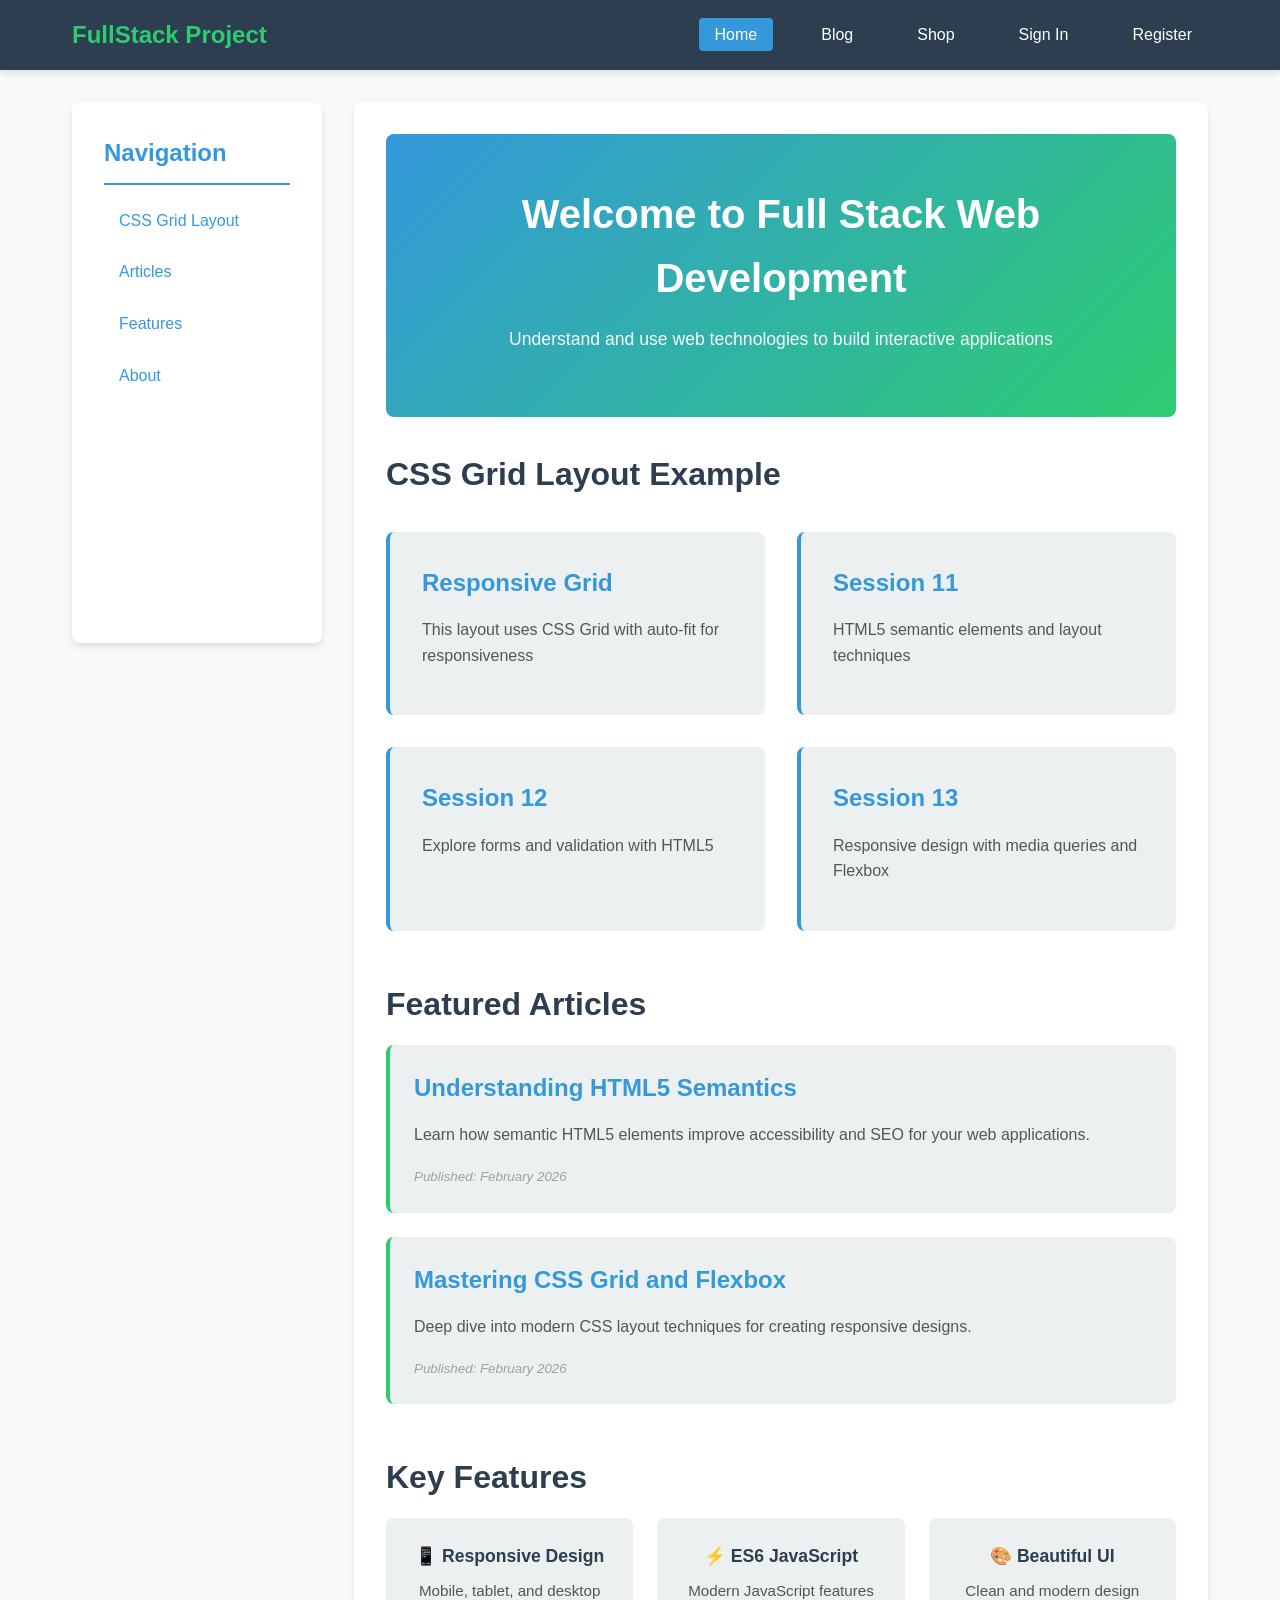
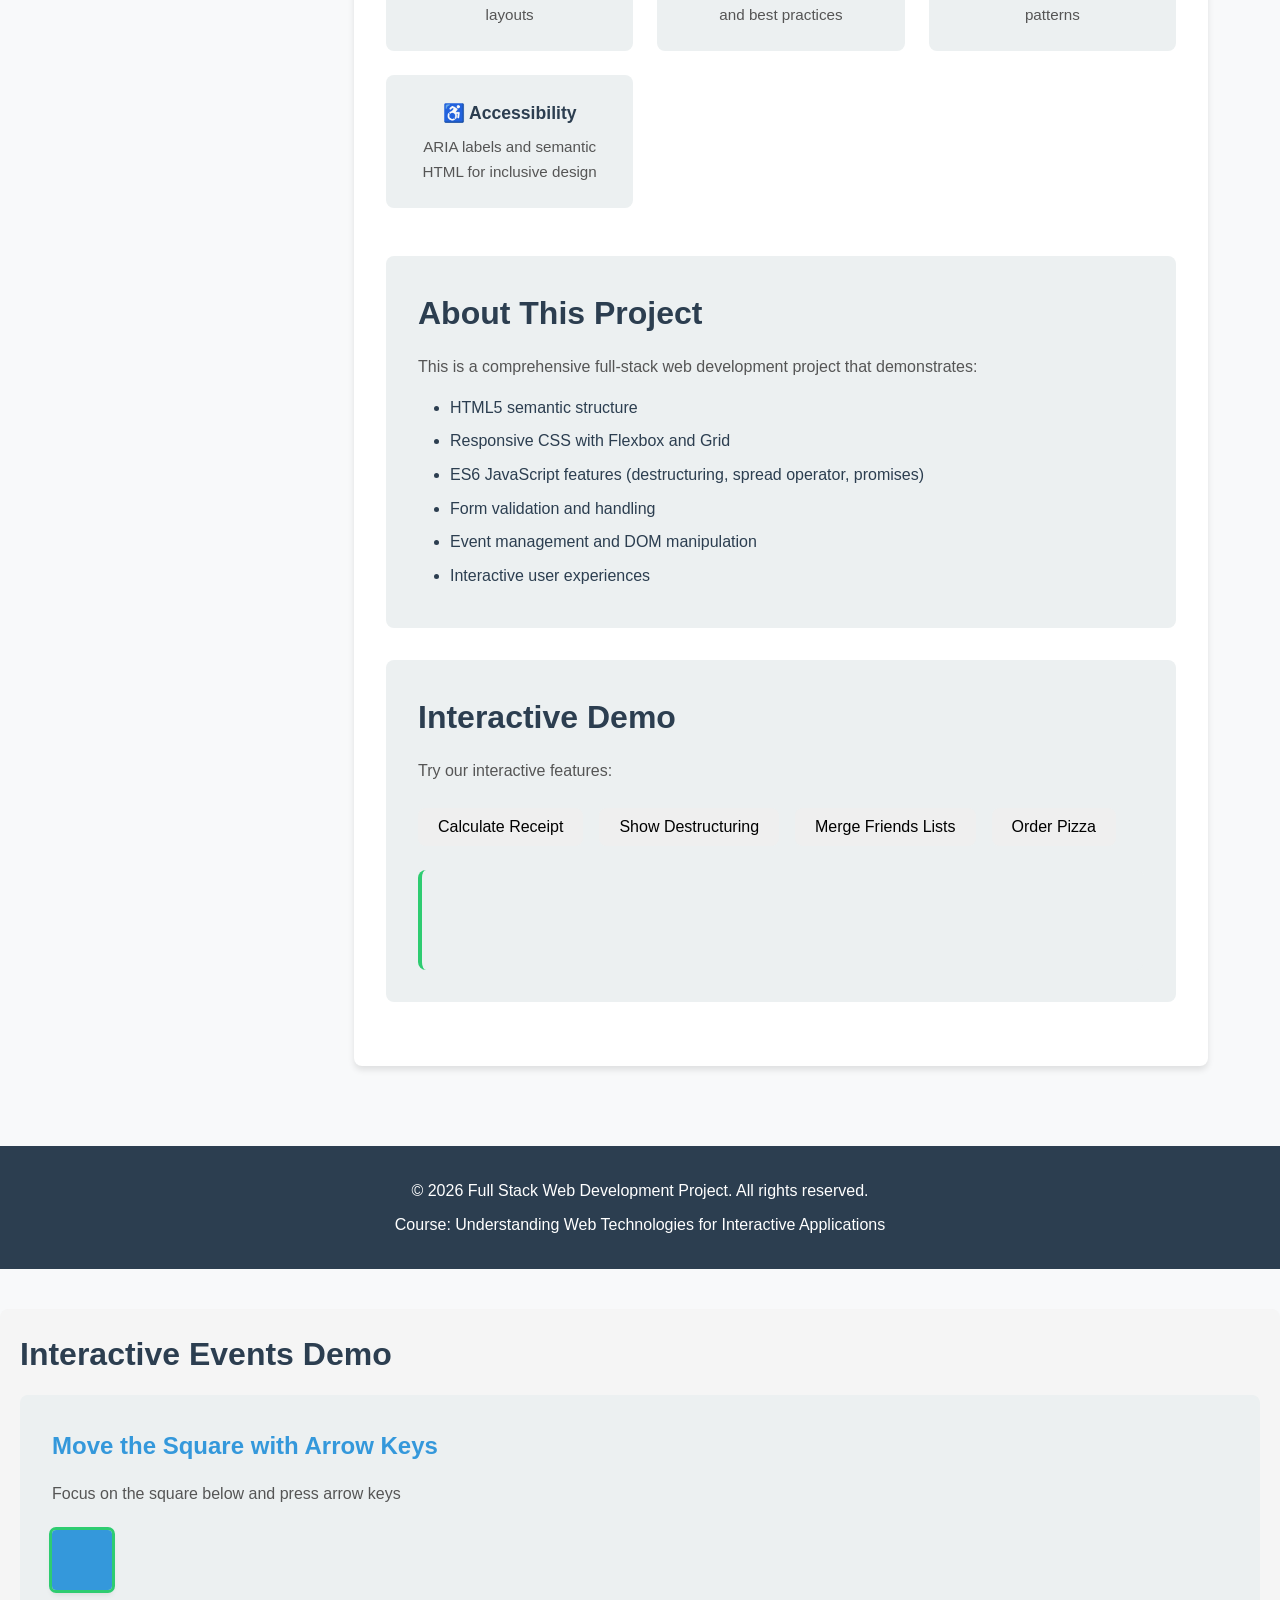
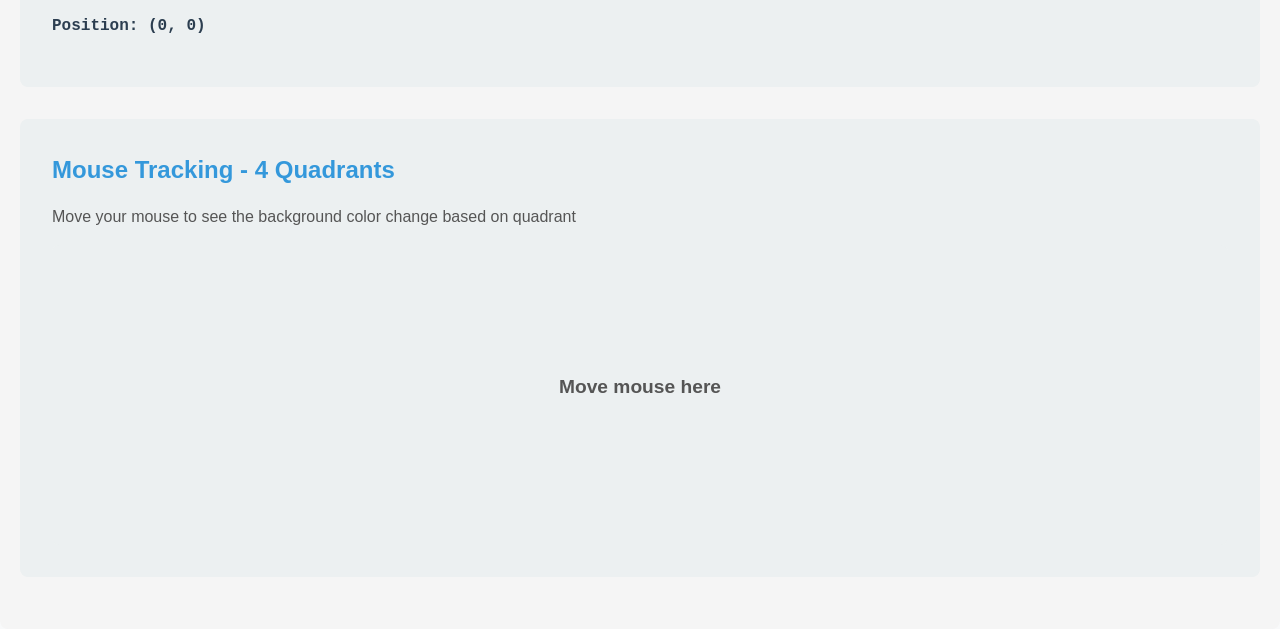
<file: Week_3/index.html>
<!DOCTYPE html>
<html lang="en">
<head>
    <meta charset="UTF-8">
    <meta name="viewport" content="width=device-width, initial-scale=1.0">
    <title>Full Stack Web Project - Home</title>
    <link rel="stylesheet" href="styles.css">
</head>
<body>
    <!-- Semantic Header -->
    <header class="main-header">
        <nav class="navbar">
            <div class="nav-brand">FullStack Project</div>
            <ul class="nav-menu">
                <li><a href="index.html" class="active">Home</a></li>
                <li><a href="blog.html">Blog</a></li>
                <li><a href="ecommerce.html">Shop</a></li>
                <li><a href="signin.html">Sign In</a></li>
                <li><a href="registration.html">Register</a></li>
            </ul>
        </nav>
    </header>

    <!-- Main Content -->
    <div class="main-container">
        <!-- Sidebar -->
        <aside class="sidebar">
            <h3>Navigation</h3>
            <ul class="sidebar-menu">
                <li><a href="#grid-section">CSS Grid Layout</a></li>
                <li><a href="#articles">Articles</a></li>
                <li><a href="#features">Features</a></li>
                <li><a href="#about">About</a></li>
            </ul>
            <div class="sidebar-widget">
                <h4>Quick Links</h4>
                <p>Explore our interactive web technologies demo</p>
            </div>
        </aside>

        <!-- Main Content Area -->
        <main class="main-content">
            <!-- Hero Section -->
            <section class="hero-section">
                <h1>Welcome to Full Stack Web Development</h1>
                <p>Understand and use web technologies to build interactive applications</p>
            </section>

            <!-- Grid Layout Section -->
            <section id="grid-section" class="grid-section">
                <h2>CSS Grid Layout Example</h2>
                <div class="grid-container">
                    <div class="grid-item">
                        <h3>Responsive Grid</h3>
                        <p>This layout uses CSS Grid with auto-fit for responsiveness</p>
                    </div>
                    <div class="grid-item">
                        <h3>Session 11</h3>
                        <p>HTML5 semantic elements and layout techniques</p>
                    </div>
                    <div class="grid-item">
                        <h3>Session 12</h3>
                        <p>Explore forms and validation with HTML5</p>
                    </div>
                    <div class="grid-item">
                        <h3>Session 13</h3>
                        <p>Responsive design with media queries and Flexbox</p>
                    </div>
                </div>
            </section>

            <!-- Articles Section -->
            <section id="articles" class="articles-section">
                <h2>Featured Articles</h2>
                <article class="article-card">
                    <h3>Understanding HTML5 Semantics</h3>
                    <p>Learn how semantic HTML5 elements improve accessibility and SEO for your web applications.</p>
                    <small>Published: February 2026</small>
                </article>
                <article class="article-card">
                    <h3>Mastering CSS Grid and Flexbox</h3>
                    <p>Deep dive into modern CSS layout techniques for creating responsive designs.</p>
                    <small>Published: February 2026</small>
                </article>
            </section>

            <!-- Features Section -->
            <section id="features" class="features-section">
                <h2>Key Features</h2>
                <div class="features-grid">
                    <div class="feature">
                        <h4>📱 Responsive Design</h4>
                        <p>Mobile, tablet, and desktop layouts</p>
                    </div>
                    <div class="feature">
                        <h4>⚡ ES6 JavaScript</h4>
                        <p>Modern JavaScript features and best practices</p>
                    </div>
                    <div class="feature">
                        <h4>🎨 Beautiful UI</h4>
                        <p>Clean and modern design patterns</p>
                    </div>
                    <div class="feature">
                        <h4>♿ Accessibility</h4>
                        <p>ARIA labels and semantic HTML for inclusive design</p>
                    </div>
                </div>
            </section>

            <!-- About Section -->
            <section id="about" class="about-section">
                <h2>About This Project</h2>
                <p>This is a comprehensive full-stack web development project that demonstrates:</p>
                <ul>
                    <li>HTML5 semantic structure</li>
                    <li>Responsive CSS with Flexbox and Grid</li>
                    <li>ES6 JavaScript features (destructuring, spread operator, promises)</li>
                    <li>Form validation and handling</li>
                    <li>Event management and DOM manipulation</li>
                    <li>Interactive user experiences</li>
                </ul>
            </section>

            <!-- Interactive Demo Section -->
            <section class="interactive-section">
                <h2>Interactive Demo</h2>
                <p>Try our interactive features:</p>
                <div class="demo-buttons">
                    <button onclick="demoReceipt()">Calculate Receipt</button>
                    <button onclick="demoDestructuring()">Show Destructuring</button>
                    <button onclick="demoSpreadOperator()">Merge Friends Lists</button>
                    <button onclick="demoPizzaPromise()">Order Pizza</button>
                </div>
                <div id="demo-output" class="demo-output"></div>
            </section>
        </main>
    </div>

    <!-- Footer -->
    <footer class="main-footer">
        <p>&copy; 2026 Full Stack Web Development Project. All rights reserved.</p>
        <p>Course: Understanding Web Technologies for Interactive Applications</p>
    </footer>

    <!-- Interactive Event Demo Pages -->
    <div id="interactive-demos" style="margin-top: 40px; padding: 20px; background: #f5f5f5; border-radius: 8px;">
        <h2>Interactive Events Demo</h2>
        
        <!-- Movable Square Demo -->
        <div class="demo-container">
            <h3>Move the Square with Arrow Keys</h3>
            <p>Focus on the square below and press arrow keys</p>
            <div id="movable-square" class="movable-square"></div>
            <p id="position-info" class="position-info">Position: (0, 0)</p>
        </div>

        <!-- Mouse Tracking Demo -->
        <div class="demo-container">
            <h3>Mouse Tracking - 4 Quadrants</h3>
            <p>Move your mouse to see the background color change based on quadrant</p>
            <div id="quadrant-box" class="quadrant-box">
                <p>Move mouse here</p>
            </div>
        </div>
    </div>

    <script src="script.js"></script>
</body>
</html>
</file>
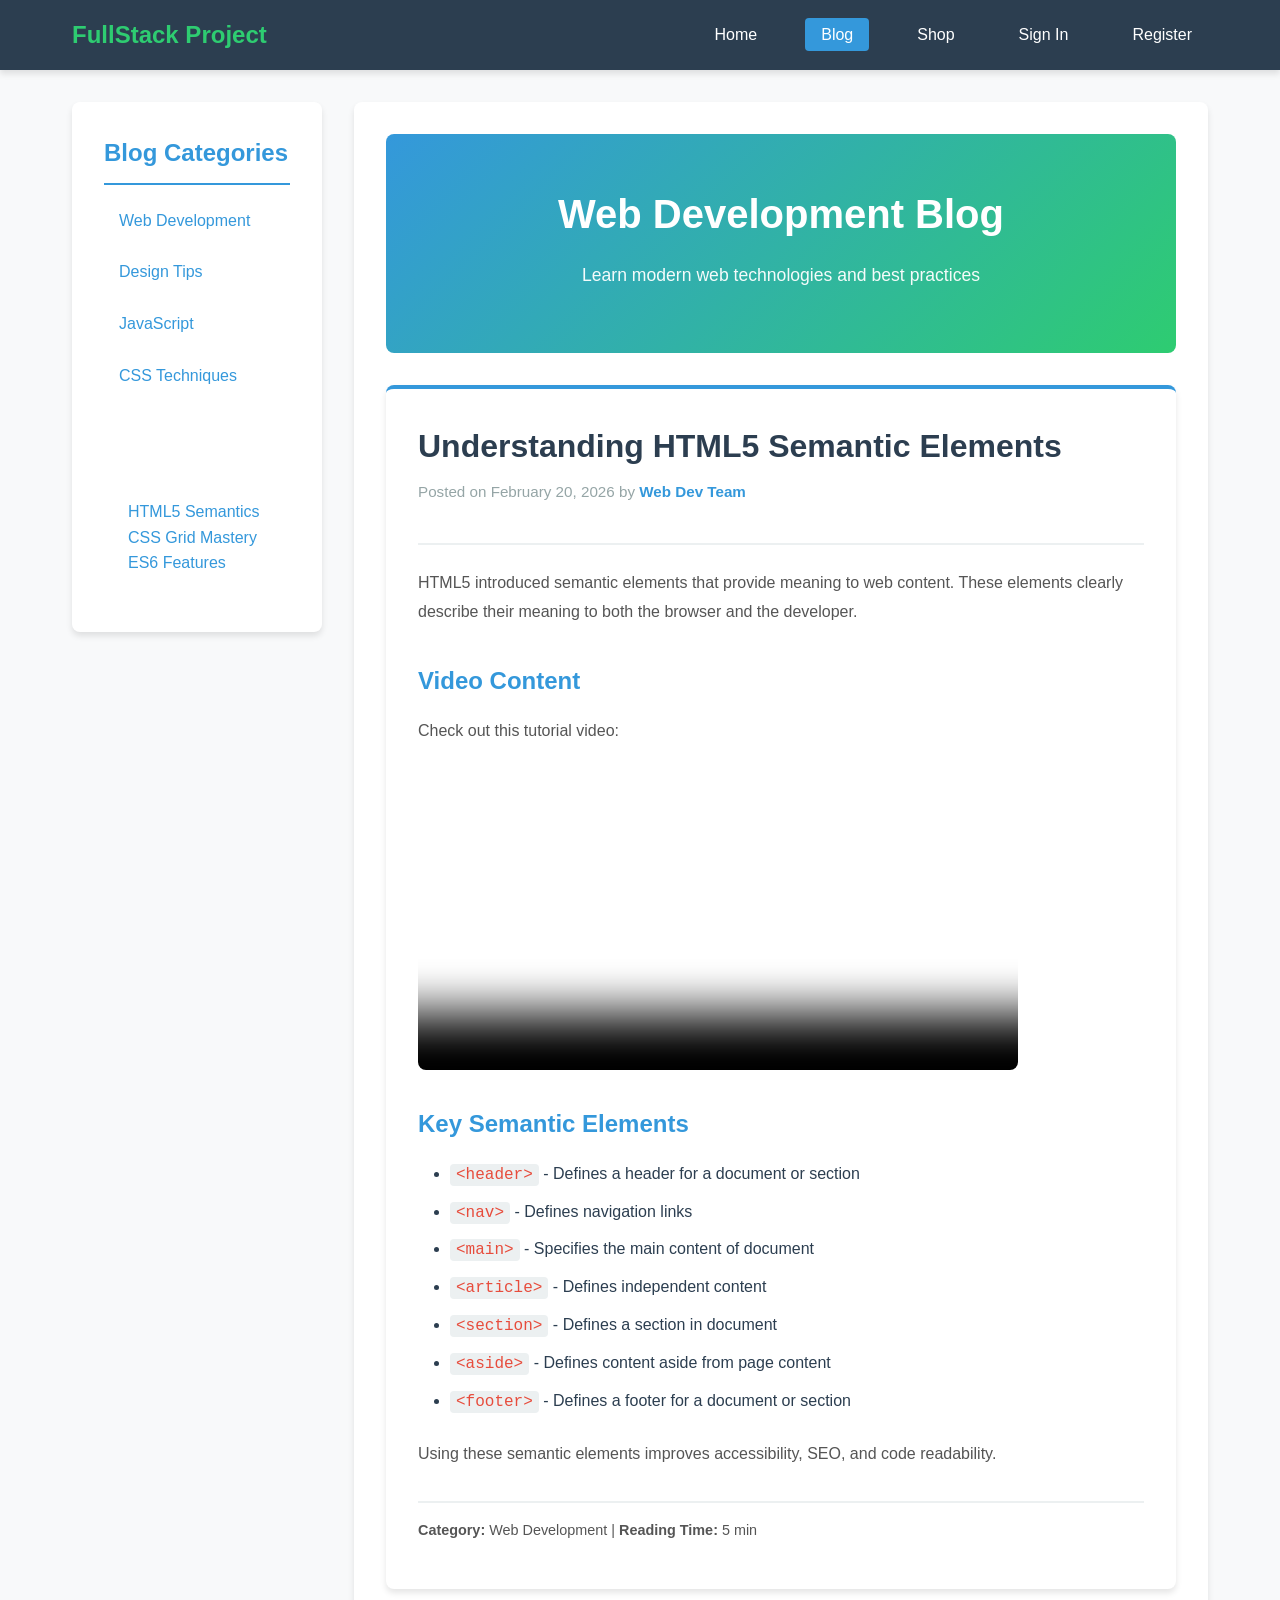
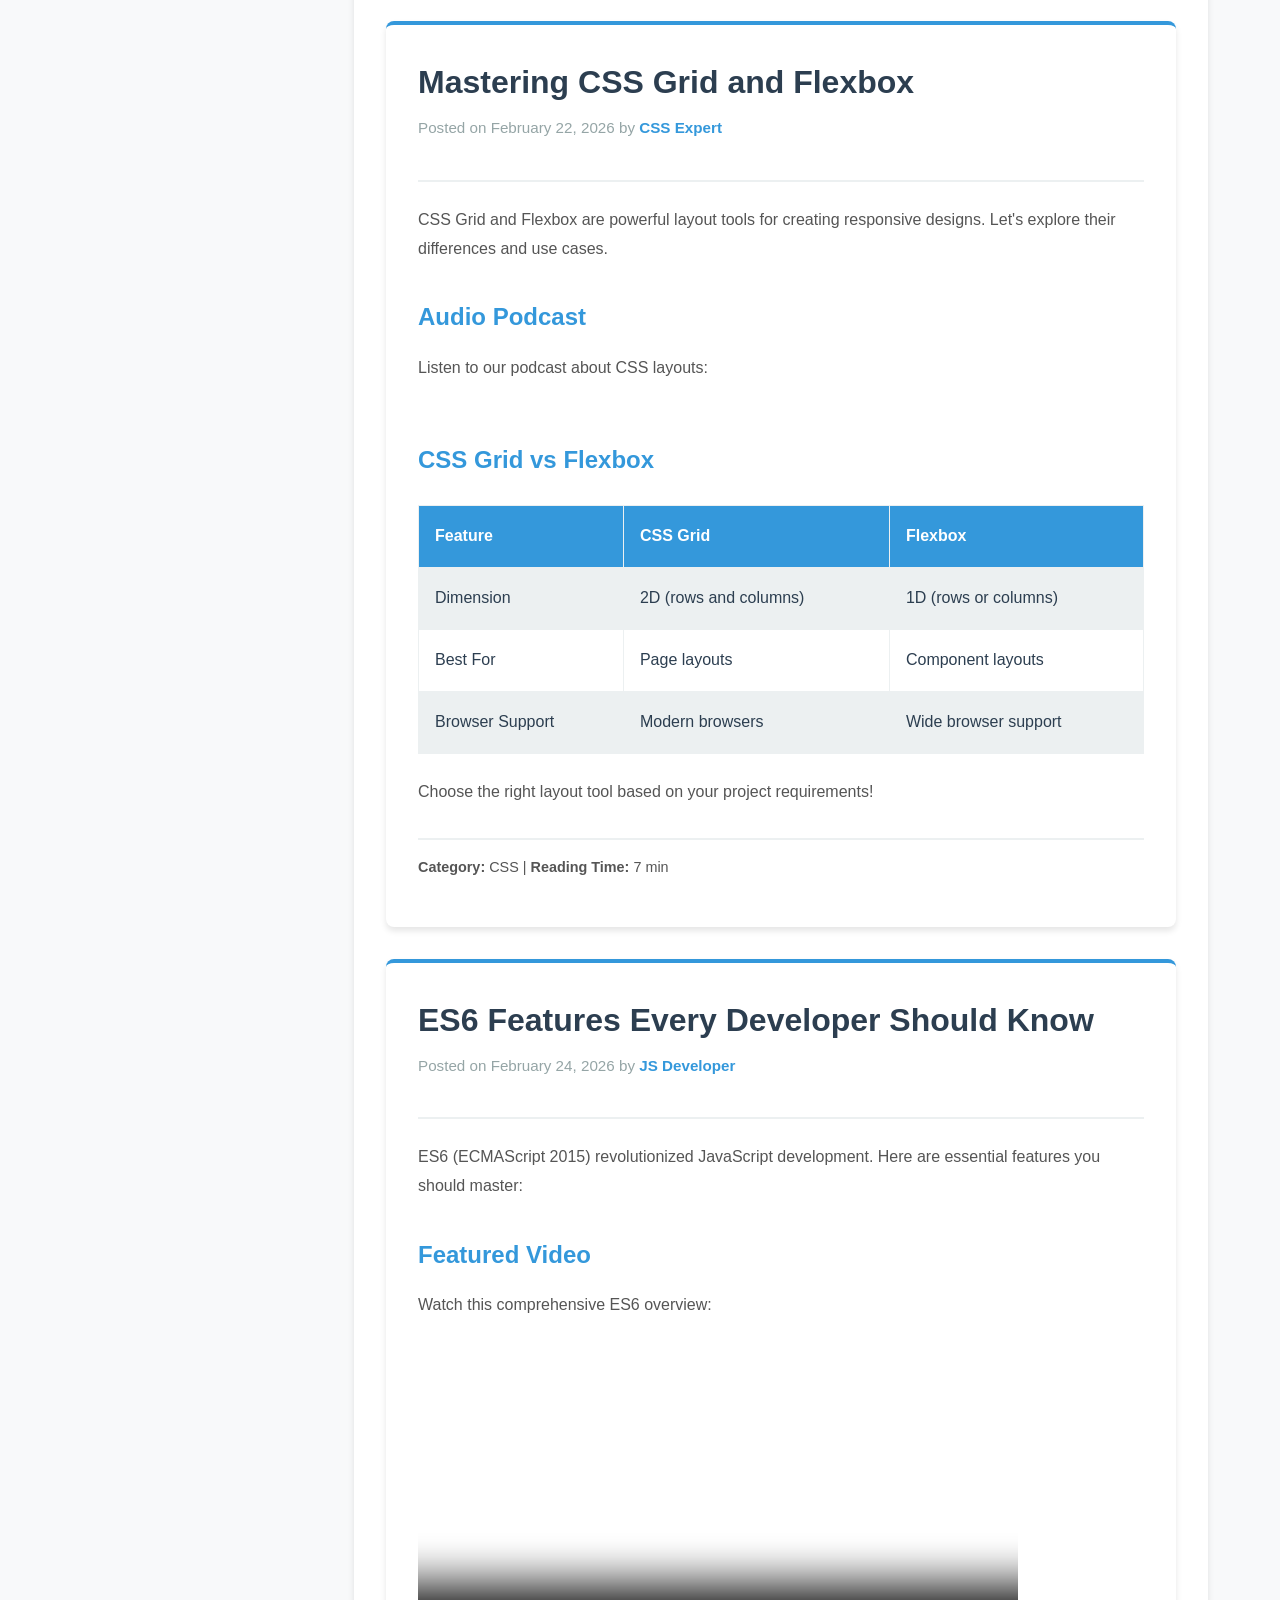
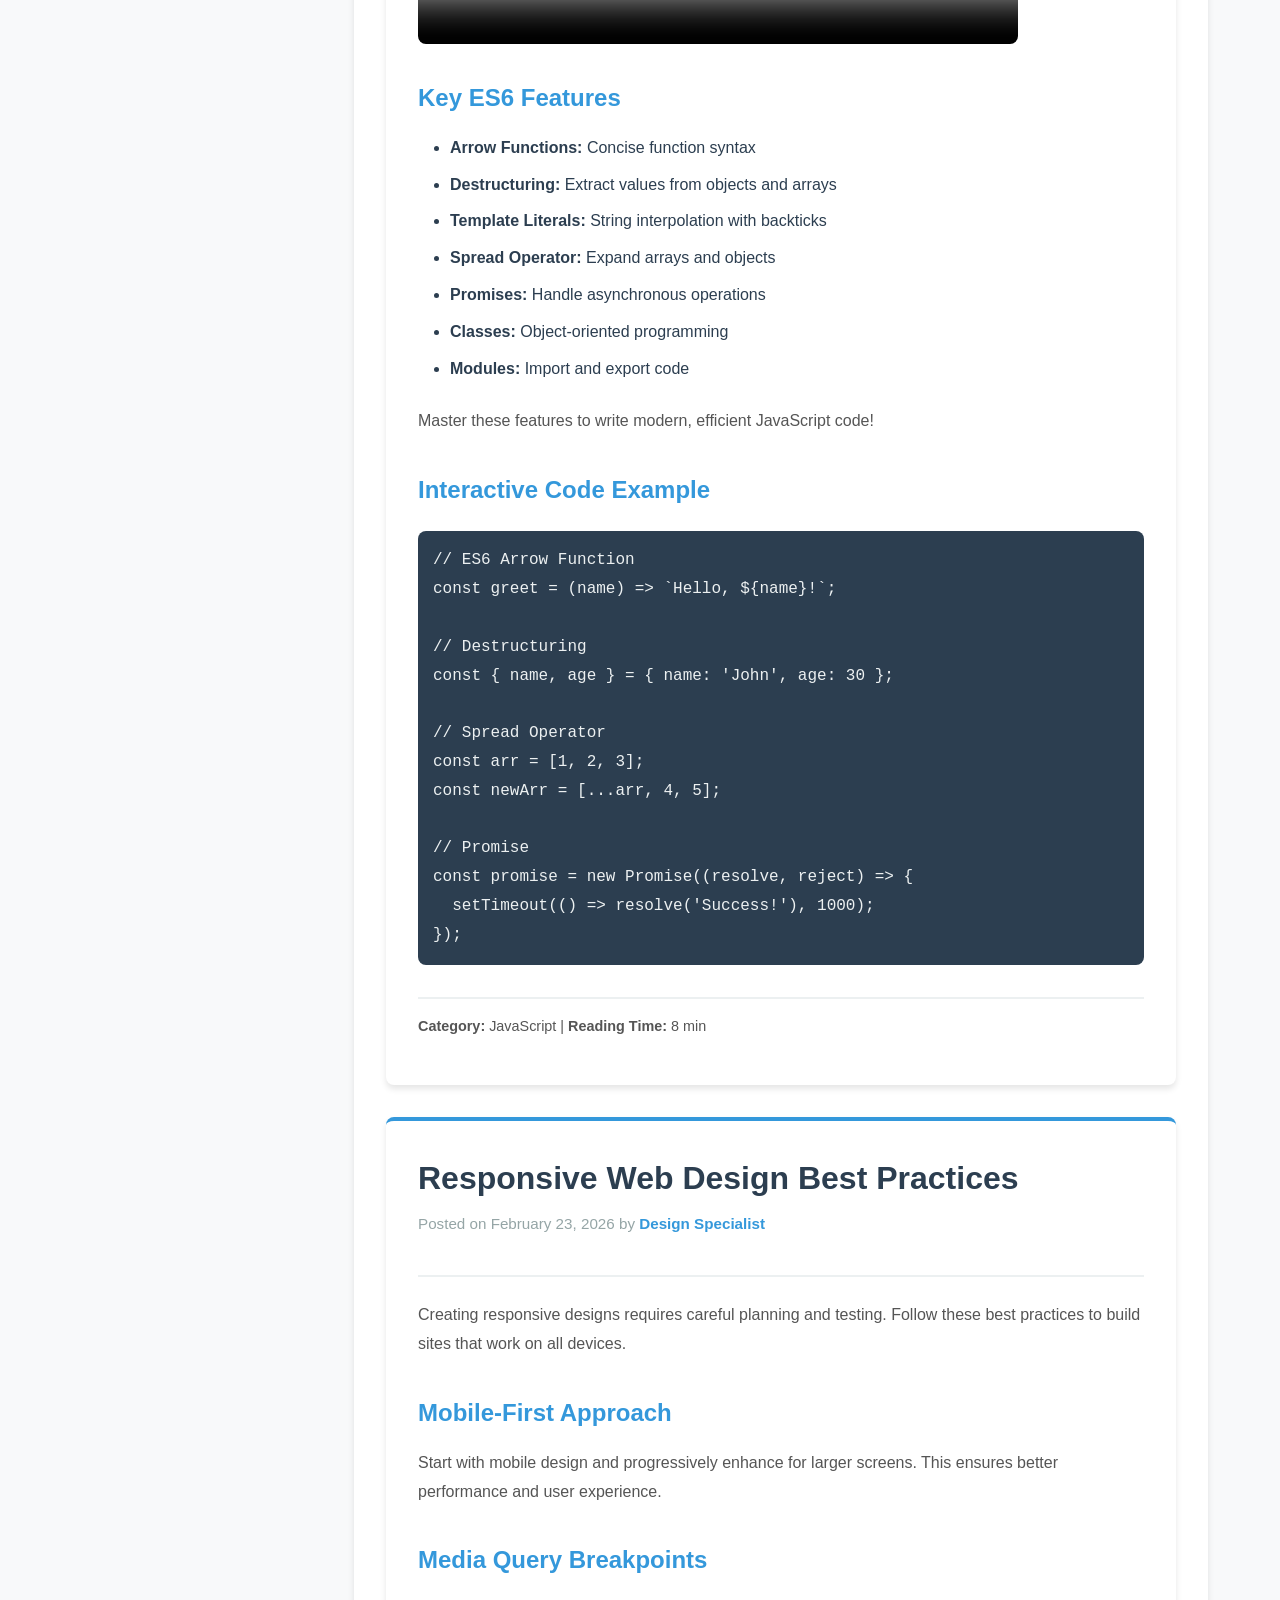
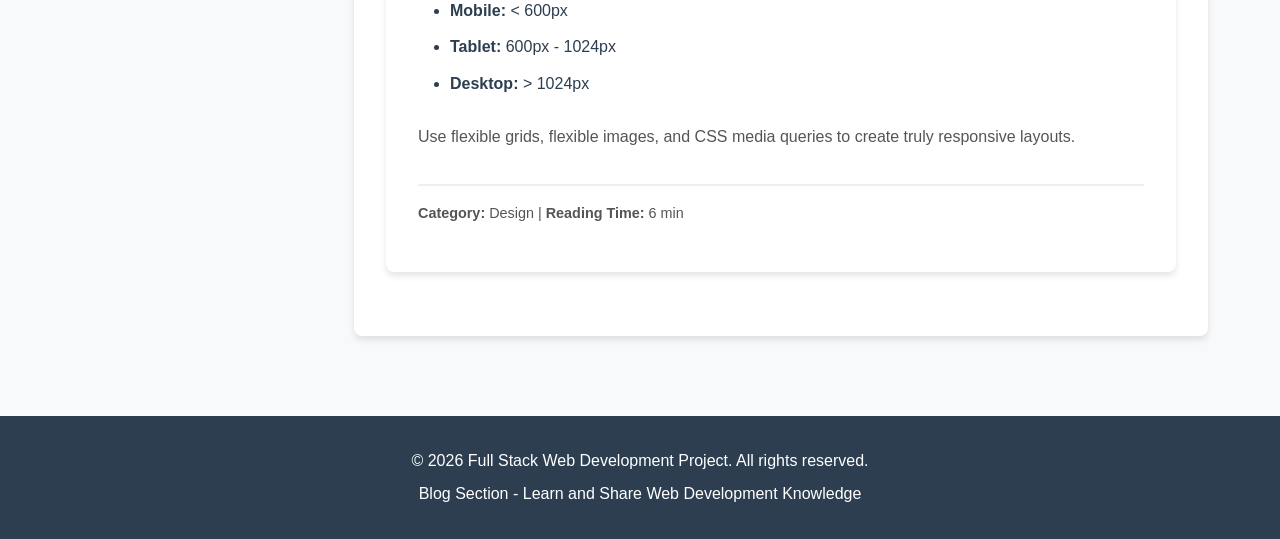
<file: Week_3/blog.html>
<!DOCTYPE html>
<html lang="en">
<head>
    <meta charset="UTF-8">
    <meta name="viewport" content="width=device-width, initial-scale=1.0">
    <title>Blog - Full Stack Web Project</title>
    <link rel="stylesheet" href="styles.css">
</head>
<body>
    <!-- Semantic Header -->
    <header class="main-header">
        <nav class="navbar">
            <div class="nav-brand">FullStack Project</div>
            <ul class="nav-menu">
                <li><a href="index.html">Home</a></li>
                <li><a href="blog.html" class="active">Blog</a></li>
                <li><a href="ecommerce.html">Shop</a></li>
                <li><a href="signin.html">Sign In</a></li>
                <li><a href="registration.html">Register</a></li>
            </ul>
        </nav>
    </header>

    <!-- Main Content -->
    <div class="main-container">
        <!-- Sidebar -->
        <aside class="sidebar">
            <h3>Blog Categories</h3>
            <ul class="sidebar-menu">
                <li><a href="#web-dev">Web Development</a></li>
                <li><a href="#design">Design Tips</a></li>
                <li><a href="#javascript">JavaScript</a></li>
                <li><a href="#css">CSS Techniques</a></li>
            </ul>
            <div class="sidebar-widget">
                <h4>Recent Posts</h4>
                <ul class="recent-posts">
                    <li><a href="#post1">HTML5 Semantics</a></li>
                    <li><a href="#post2">CSS Grid Mastery</a></li>
                    <li><a href="#post3">ES6 Features</a></li>
                </ul>
            </div>
        </aside>

        <!-- Main Blog Content -->
        <main class="main-content">
            <section class="hero-section">
                <h1>Web Development Blog</h1>
                <p>Learn modern web technologies and best practices</p>
            </section>

            <!-- Blog Post 1 -->
            <article id="post1" class="blog-post" data-category="web-dev">
                <header class="post-header">
                    <h2>Understanding HTML5 Semantic Elements</h2>
                    <p class="post-meta">Posted on <time datetime="2026-02-20">February 20, 2026</time> by <span class="author">Web Dev Team</span></p>
                </header>

                <div class="post-content">
                    <p>HTML5 introduced semantic elements that provide meaning to web content. These elements clearly describe their meaning to both the browser and the developer.</p>

                    <h3>Video Content</h3>
                    <p>Check out this tutorial video:</p>
                    <video class="media-player" controls poster="https://via.placeholder.com/600x300">
                        <source src="https://www.w3schools.com/html/mov_bbb.mp4" type="video/mp4">
                        Your browser does not support the video tag.
                    </video>

                    <h3>Key Semantic Elements</h3>
                    <ul>
                        <li><code>&lt;header&gt;</code> - Defines a header for a document or section</li>
                        <li><code>&lt;nav&gt;</code> - Defines navigation links</li>
                        <li><code>&lt;main&gt;</code> - Specifies the main content of document</li>
                        <li><code>&lt;article&gt;</code> - Defines independent content</li>
                        <li><code>&lt;section&gt;</code> - Defines a section in document</li>
                        <li><code>&lt;aside&gt;</code> - Defines content aside from page content</li>
                        <li><code>&lt;footer&gt;</code> - Defines a footer for a document or section</li>
                    </ul>

                    <p>Using these semantic elements improves accessibility, SEO, and code readability.</p>
                </div>

                <footer class="post-footer">
                    <p><strong>Category:</strong> Web Development | <strong>Reading Time:</strong> 5 min</p>
                </footer>
            </article>

            <!-- Blog Post 2 -->
            <article id="post2" class="blog-post" data-category="css">
                <header class="post-header">
                    <h2>Mastering CSS Grid and Flexbox</h2>
                    <p class="post-meta">Posted on <time datetime="2026-02-22">February 22, 2026</time> by <span class="author">CSS Expert</span></p>
                </header>

                <div class="post-content">
                    <p>CSS Grid and Flexbox are powerful layout tools for creating responsive designs. Let's explore their differences and use cases.</p>

                    <h3>Audio Podcast</h3>
                    <p>Listen to our podcast about CSS layouts:</p>
                    <audio class="media-player" controls>
                        <source src="https://www.soundhelix.com/examples/mp3/SoundHelix-Song-1.mp3" type="audio/mpeg">
                        Your browser does not support the audio element.
                    </audio>

                    <h3>CSS Grid vs Flexbox</h3>
                    <table class="comparison-table">
                        <tr>
                            <th>Feature</th>
                            <th>CSS Grid</th>
                            <th>Flexbox</th>
                        </tr>
                        <tr>
                            <td>Dimension</td>
                            <td>2D (rows and columns)</td>
                            <td>1D (rows or columns)</td>
                        </tr>
                        <tr>
                            <td>Best For</td>
                            <td>Page layouts</td>
                            <td>Component layouts</td>
                        </tr>
                        <tr>
                            <td>Browser Support</td>
                            <td>Modern browsers</td>
                            <td>Wide browser support</td>
                        </tr>
                    </table>

                    <p>Choose the right layout tool based on your project requirements!</p>
                </div>

                <footer class="post-footer">
                    <p><strong>Category:</strong> CSS | <strong>Reading Time:</strong> 7 min</p>
                </footer>
            </article>

            <!-- Blog Post 3 -->
            <article id="post3" class="blog-post" data-category="javascript">
                <header class="post-header">
                    <h2>ES6 Features Every Developer Should Know</h2>
                    <p class="post-meta">Posted on <time datetime="2026-02-24">February 24, 2026</time> by <span class="author">JS Developer</span></p>
                </header>

                <div class="post-content">
                    <p>ES6 (ECMAScript 2015) revolutionized JavaScript development. Here are essential features you should master:</p>

                    <h3>Featured Video</h3>
                    <p>Watch this comprehensive ES6 overview:</p>
                    <video class="media-player" controls poster="https://via.placeholder.com/600x300">
                        <source src="https://www.w3schools.com/html/mov_bbb.mp4" type="video/mp4">
                        Your browser does not support the video tag.
                    </video>

                    <h3>Key ES6 Features</h3>
                    <ul>
                        <li><strong>Arrow Functions:</strong> Concise function syntax</li>
                        <li><strong>Destructuring:</strong> Extract values from objects and arrays</li>
                        <li><strong>Template Literals:</strong> String interpolation with backticks</li>
                        <li><strong>Spread Operator:</strong> Expand arrays and objects</li>
                        <li><strong>Promises:</strong> Handle asynchronous operations</li>
                        <li><strong>Classes:</strong> Object-oriented programming</li>
                        <li><strong>Modules:</strong> Import and export code</li>
                    </ul>

                    <p>Master these features to write modern, efficient JavaScript code!</p>

                    <h3>Interactive Code Example</h3>
                    <pre><code>// ES6 Arrow Function
const greet = (name) => `Hello, ${name}!`;

// Destructuring
const { name, age } = { name: 'John', age: 30 };

// Spread Operator
const arr = [1, 2, 3];
const newArr = [...arr, 4, 5];

// Promise
const promise = new Promise((resolve, reject) => {
  setTimeout(() => resolve('Success!'), 1000);
});</code></pre>
                </div>

                <footer class="post-footer">
                    <p><strong>Category:</strong> JavaScript | <strong>Reading Time:</strong> 8 min</p>
                </footer>
            </article>

            <!-- Blog Post 4 -->
            <article id="post4" class="blog-post" data-category="design">
                <header class="post-header">
                    <h2>Responsive Web Design Best Practices</h2>
                    <p class="post-meta">Posted on <time datetime="2026-02-23">February 23, 2026</time> by <span class="author">Design Specialist</span></p>
                </header>

                <div class="post-content">
                    <p>Creating responsive designs requires careful planning and testing. Follow these best practices to build sites that work on all devices.</p>

                    <h3>Mobile-First Approach</h3>
                    <p>Start with mobile design and progressively enhance for larger screens. This ensures better performance and user experience.</p>

                    <h3>Media Query Breakpoints</h3>
                    <ul>
                        <li><strong>Mobile:</strong> &lt; 600px</li>
                        <li><strong>Tablet:</strong> 600px - 1024px</li>
                        <li><strong>Desktop:</strong> &gt; 1024px</li>
                    </ul>

                    <p>Use flexible grids, flexible images, and CSS media queries to create truly responsive layouts.</p>
                </div>

                <footer class="post-footer">
                    <p><strong>Category:</strong> Design | <strong>Reading Time:</strong> 6 min</p>
                </footer>
            </article>

        </main>
    </div>

    <!-- Footer -->
    <footer class="main-footer">
        <p>&copy; 2026 Full Stack Web Development Project. All rights reserved.</p>
        <p>Blog Section - Learn and Share Web Development Knowledge</p>
    </footer>

    <script src="script.js"></script>
</body>
</html>
</file>
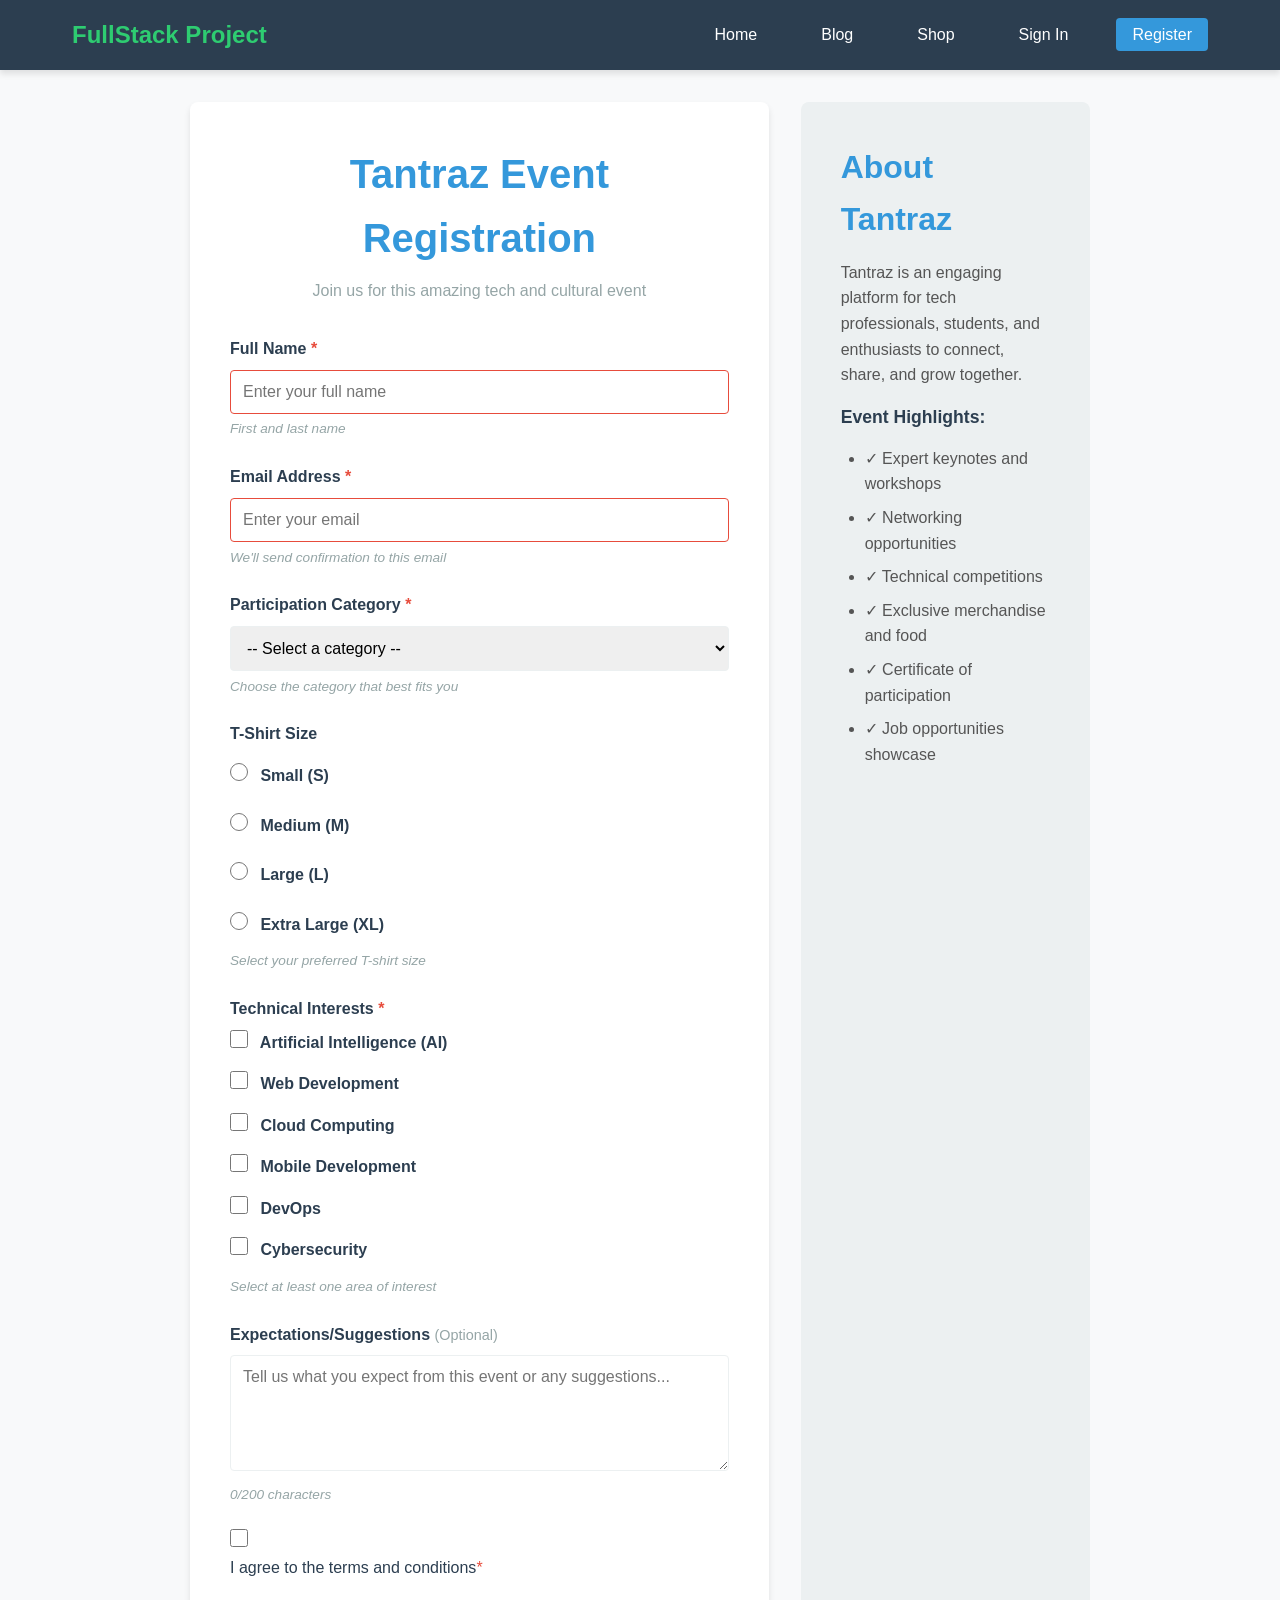
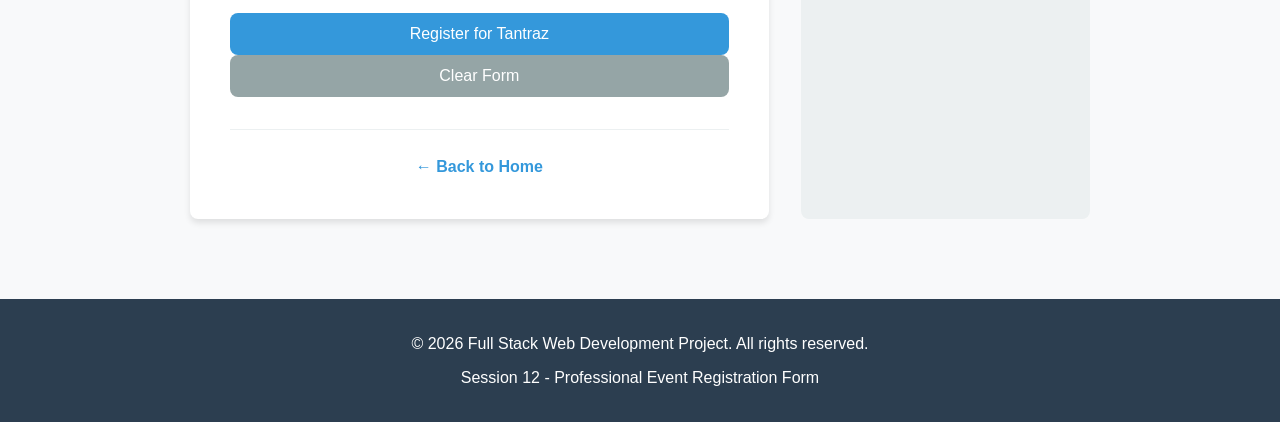
<file: Week_3/registration.html>
<!DOCTYPE html>
<html lang="en">
<head>
    <meta charset="UTF-8">
    <meta name="viewport" content="width=device-width, initial-scale=1.0">
    <title>Tantraz Event Registration - Full Stack Web Project</title>
    <link rel="stylesheet" href="styles.css">
</head>
<body>
    <!-- Semantic Header -->
    <header class="main-header">
        <nav class="navbar">
            <div class="nav-brand">FullStack Project</div>
            <ul class="nav-menu">
                <li><a href="index.html">Home</a></li>
                <li><a href="blog.html">Blog</a></li>
                <li><a href="ecommerce.html">Shop</a></li>
                <li><a href="signin.html">Sign In</a></li>
                <li><a href="registration.html" class="active">Register</a></li>
            </ul>
        </nav>
    </header>

    <!-- Main Content -->
    <main class="auth-main">
        <div class="auth-container registration-container">

            <section class="auth-section registration-section">
                <h1>Tantraz Event Registration</h1>
                <p class="auth-intro">Join us for this amazing tech and cultural event</p>

                <form class="auth-form registration-form" id="registrationForm" onsubmit="handleRegistration(event)" novalidate>

                    <!-- Full Name -->
                    <div class="form-group">
                        <label for="full-name">Full Name <span class="required">*</span></label>
                        <input
                            type="text"
                            id="full-name"
                            name="fullName"
                            placeholder="Enter your full name"
                            aria-label="Full name"
                            required
                        >
                        <small class="form-hint">First and last name</small>
                    </div>

                    <!-- Email -->
                    <div class="form-group">
                        <label for="reg-email">Email Address <span class="required">*</span></label>
                        <input
                            type="email"
                            id="reg-email"
                            name="email"
                            placeholder="Enter your email"
                            aria-label="Email address"
                            required
                        >
                        <small class="form-hint">We'll send confirmation to this email</small>
                    </div>

                    <!-- Participation Category -->
                    <div class="form-group">
                        <label for="category">Participation Category <span class="required">*</span></label>
                        <select
                            id="category"
                            name="category"
                            aria-label="Select participation category"
                            required
                        >
                            <option value="">-- Select a category --</option>
                            <option value="student">Student</option>
                            <option value="professional">Professional</option>
                            <option value="developer">Developer</option>
                            <option value="designer">Designer</option>
                            <option value="entrepreneur">Entrepreneur</option>
                            <option value="other">Other</option>
                        </select>
                        <small class="form-hint">Choose the category that best fits you</small>
                    </div>

                    <!-- T-Shirt Size (Radio Buttons) -->
                    <div class="form-group">
                        <label>T-Shirt Size</label>
                        <div class="radio-group">
                            <label class="radio-label">
                                <input type="radio" name="tshirtSize" value="S"> Small (S)
                            </label>
                            <label class="radio-label">
                                <input type="radio" name="tshirtSize" value="M"> Medium (M)
                            </label>
                            <label class="radio-label">
                                <input type="radio" name="tshirtSize" value="L"> Large (L)
                            </label>
                            <label class="radio-label">
                                <input type="radio" name="tshirtSize" value="XL"> Extra Large (XL)
                            </label>
                        </div>
                        <small class="form-hint">Select your preferred T-shirt size</small>
                    </div>

                    <!-- Technical Interests (Checkboxes) -->
                    <div class="form-group">
                        <label>Technical Interests <span class="required">*</span></label>
                        <div class="checkbox-group">
                            <label class="checkbox-label">
                                <input type="checkbox" name="interests" value="AI"> Artificial Intelligence (AI)
                            </label>
                            <label class="checkbox-label">
                                <input type="checkbox" name="interests" value="webdev"> Web Development
                            </label>
                            <label class="checkbox-label">
                                <input type="checkbox" name="interests" value="cloud"> Cloud Computing
                            </label>
                            <label class="checkbox-label">
                                <input type="checkbox" name="interests" value="mobile"> Mobile Development
                            </label>
                            <label class="checkbox-label">
                                <input type="checkbox" name="interests" value="devops"> DevOps
                            </label>
                            <label class="checkbox-label">
                                <input type="checkbox" name="interests" value="cyber"> Cybersecurity
                            </label>
                        </div>
                        <small class="form-hint">Select at least one area of interest</small>
                    </div>

                    <!-- Expectations/Suggestions Textarea -->
                    <div class="form-group">
                        <label for="expectations">Expectations/Suggestions <span class="optional">(Optional)</span></label>
                        <textarea
                            id="expectations"
                            name="expectations"
                            placeholder="Tell us what you expect from this event or any suggestions..."
                            aria-label="Expectations or suggestions"
                            maxlength="200"
                            rows="5"
                        ></textarea>
                        <small class="form-hint"><span id="charCount">0</span>/200 characters</small>
                    </div>

                    <!-- Terms and Conditions -->
                    <div class="form-group checkbox">
                        <input type="checkbox" id="terms" name="terms" required>
                        <label for="terms">I agree to the terms and conditions <span class="required">*</span></label>
                    </div>

                    <!-- Submit Button -->
                    <button type="submit" class="btn btn-primary btn-block">Register for Tantraz</button>

                    <!-- Reset Button -->
                    <button type="reset" class="btn btn-secondary btn-block">Clear Form</button>

                </form>

                <!-- Back to Home -->
                <div class="auth-footer">
                    <p><a href="index.html" class="link-primary">← Back to Home</a></p>
                </div>

            </section>

            <!-- Registration Info -->
            <section class="auth-info">
                <h2>About Tantraz</h2>
                <p>Tantraz is an engaging platform for tech professionals, students, and enthusiasts to connect, share, and grow together.</p>
                <h3>Event Highlights:</h3>
                <ul>
                    <li>✓ Expert keynotes and workshops</li>
                    <li>✓ Networking opportunities</li>
                    <li>✓ Technical competitions</li>
                    <li>✓ Exclusive merchandise and food</li>
                    <li>✓ Certificate of participation</li>
                    <li>✓ Job opportunities showcase</li>
                </ul>
            </section>

        </div>

        <!-- Success Message (Hidden by default) -->
        <div id="registrationMessage" class="auth-message" style="display: none;"></div>

    </main>

    <!-- Footer -->
    <footer class="main-footer">
        <p>&copy; 2026 Full Stack Web Development Project. All rights reserved.</p>
        <p>Session 12 - Professional Event Registration Form</p>
    </footer>

    <script src="script.js"></script>
</body>
</html>
</file>
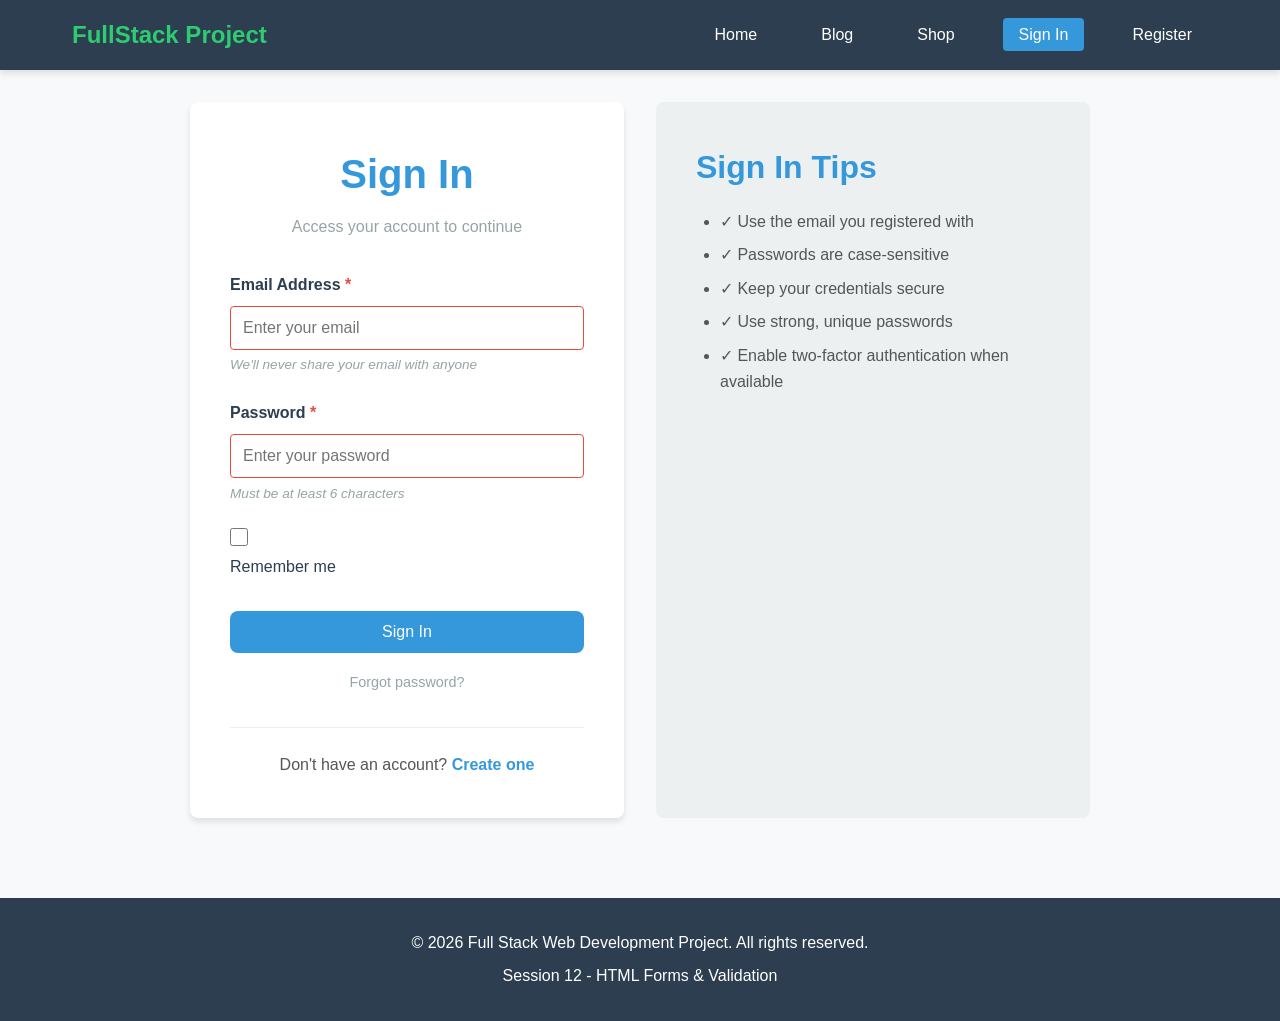
<file: Week_3/signin.html>
<!DOCTYPE html>
<html lang="en">
<head>
    <meta charset="UTF-8">
    <meta name="viewport" content="width=device-width, initial-scale=1.0">
    <title>Sign In - Full Stack Web Project</title>
    <link rel="stylesheet" href="styles.css">
</head>
<body>
    <!-- Semantic Header -->
    <header class="main-header">
        <nav class="navbar">
            <div class="nav-brand">FullStack Project</div>
            <ul class="nav-menu">
                <li><a href="index.html">Home</a></li>
                <li><a href="blog.html">Blog</a></li>
                <li><a href="ecommerce.html">Shop</a></li>
                <li><a href="signin.html" class="active">Sign In</a></li>
                <li><a href="registration.html">Register</a></li>
            </ul>
        </nav>
    </header>

    <!-- Main Content -->
    <main class="auth-main">
        <div class="auth-container">
            <section class="auth-section signin-section">
                <h1>Sign In</h1>
                <p class="auth-intro">Access your account to continue</p>

                <form class="auth-form" id="signInForm" onsubmit="handleSignIn(event)">

                    <!-- Email Input -->
                    <div class="form-group">
                        <label for="signin-email">Email Address <span class="required">*</span></label>
                        <input
                            type="email"
                            id="signin-email"
                            name="email"
                            placeholder="Enter your email"
                            aria-label="Email address for sign in"
                            required
                        >
                        <small class="form-hint">We'll never share your email with anyone</small>
                    </div>

                    <!-- Password Input -->
                    <div class="form-group">
                        <label for="signin-password">Password <span class="required">*</span></label>
                        <input
                            type="password"
                            id="signin-password"
                            name="password"
                            placeholder="Enter your password"
                            aria-label="Password for sign in"
                            required
                        >
                        <small class="form-hint">Must be at least 6 characters</small>
                    </div>

                    <!-- Remember Me -->
                    <div class="form-group checkbox">
                        <input type="checkbox" id="signin-remember" name="remember">
                        <label for="signin-remember">Remember me</label>
                    </div>

                    <!-- Submit Button -->
                    <button type="submit" class="btn btn-primary btn-block">Sign In</button>

                    <!-- Additional Links -->
                    <div class="auth-links">
                        <a href="#" class="link-secondary">Forgot password?</a>
                    </div>

                </form>

                <!-- Sign Up Link -->
                <div class="auth-footer">
                    <p>Don't have an account? <a href="registration.html" class="link-primary">Create one</a></p>
                </div>

            </section>

            <!-- Sign In Tips -->
            <section class="auth-info">
                <h2>Sign In Tips</h2>
                <ul>
                    <li>✓ Use the email you registered with</li>
                    <li>✓ Passwords are case-sensitive</li>
                    <li>✓ Keep your credentials secure</li>
                    <li>✓ Use strong, unique passwords</li>
                    <li>✓ Enable two-factor authentication when available</li>
                </ul>
            </section>

        </div>

        <!-- Success Message (Hidden by default) -->
        <div id="signInMessage" class="auth-message" style="display: none;"></div>

    </main>

    <!-- Footer -->
    <footer class="main-footer">
        <p>&copy; 2026 Full Stack Web Development Project. All rights reserved.</p>
        <p>Session 12 - HTML Forms & Validation</p>
    </footer>

    <script src="script.js"></script>
</body>
</html>
</file>
<file: Week_3/styles.css>
/* ==========================================
   FULL STACK WEB PROJECT - RESPONSIVE CSS
   SESSION 11-15 COURSE REQUIREMENTS
   ========================================== */

/* ==========================================
   1. GLOBAL STYLES & VARIABLES
   ========================================== */

:root {
    --primary-color: #3498db;
    --secondary-color: #2ecc71;
    --danger-color: #e74c3c;
    --warning-color: #f39c12;
    --dark-color: #2c3e50;
    --light-color: #ecf0f1;
    --gray-color: #95a5a6;
    --border-radius: 8px;
    --box-shadow: 0 4px 6px rgba(0, 0, 0, 0.1);
    --transition: all 0.3s ease;
}

* {
    margin: 0;
    padding: 0;
    box-sizing: border-box;
}

html {
    scroll-behavior: smooth;
}

body {
    font-family: 'Segoe UI', Tahoma, Geneva, Verdana, sans-serif;
    line-height: 1.6;
    color: var(--dark-color);
    background-color: #f8f9fa;
}

/* ==========================================
   2. TYPOGRAPHY
   ========================================== */

h1, h2, h3, h4, h5, h6 {
    color: var(--dark-color);
    font-weight: 600;
    margin-bottom: 15px;
}

h1 { font-size: 2.5rem; }
h2 { font-size: 2rem; }
h3 { font-size: 1.5rem; }
h4 { font-size: 1.25rem; }

p {
    margin-bottom: 15px;
    color: #555;
}

a {
    color: var(--primary-color);
    text-decoration: none;
    transition: var(--transition);
}

a:hover {
    color: var(--secondary-color);
    text-decoration: underline;
}

code {
    background-color: var(--light-color);
    padding: 2px 6px;
    border-radius: 4px;
    font-family: 'Courier New', monospace;
    color: var(--danger-color);
}

pre {
    background-color: var(--dark-color);
    color: #ecf0f1;
    padding: 15px;
    border-radius: var(--border-radius);
    overflow-x: auto;
    margin: 20px 0;
}

pre code {
    background-color: transparent;
    color: #ecf0f1;
    padding: 0;
}

/* ==========================================
   3. HEADER & NAVIGATION (RESPONSIVE)
   ========================================== */

.main-header {
    background-color: var(--dark-color);
    color: white;
    padding: 0;
    position: sticky;
    top: 0;
    z-index: 1000;
    box-shadow: var(--box-shadow);
}

.navbar {
    display: flex;
    justify-content: space-between;
    align-items: center;
    padding: 1rem 2rem;
    max-width: 1200px;
    margin: 0 auto;
    width: 100%;
}

.nav-brand {
    font-size: 1.5rem;
    font-weight: bold;
    color: var(--secondary-color);
}

.nav-menu {
    display: flex;
    list-style: none;
    gap: 2rem;
}

.nav-menu a {
    color: white;
    font-weight: 500;
    transition: var(--transition);
    padding: 0.5rem 1rem;
    border-radius: 4px;
}

.nav-menu a:hover,
.nav-menu a.active {
    background-color: var(--primary-color);
    color: white;
    text-decoration: none;
}

/* ==========================================
   4. MAIN LAYOUT - FLEXBOX SIDEBAR TEMPLATE
   ========================================== */

.main-container {
    display: flex;
    max-width: 1200px;
    margin: 0 auto;
    gap: 2rem;
    padding: 2rem;
    min-height: calc(100vh - 200px);
}

.sidebar {
    flex: 0 0 250px;
    background-color: white;
    padding: 2rem;
    border-radius: var(--border-radius);
    box-shadow: var(--box-shadow);
    height: fit-content;
    position: sticky;
    top: 100px;
}

.sidebar h3 {
    color: var(--primary-color);
    margin-top: 0;
    border-bottom: 2px solid var(--primary-color);
    padding-bottom: 10px;
}

.sidebar h4 {
    margin-top: 20px;
    color: var(--dark-color);
}

.sidebar-menu {
    list-style: none;
    margin-bottom: 2rem;
}

.sidebar-menu li {
    margin-bottom: 10px;
}

.sidebar-menu a {
    display: block;
    padding: 8px 12px;
    border-left: 3px solid transparent;
    transition: var(--transition);
}

.sidebar-menu a:hover {
    border-left-color: var(--primary-color);
    background-color: var(--light-color);
    padding-left: 16px;
    text-decoration: none;
}

.sidebar-widget {
    background-color: linear-gradient(135deg, var(--primary-color), var(--secondary-color));
    padding: 1.5rem;
    border-radius: var(--border-radius);
    color: white;
}

.sidebar-widget h4 {
    color: white;
    margin-top: 0;
}

.sidebar-widget p {
    color: rgba(255, 255, 255, 0.9);
    font-size: 0.95rem;
}

.main-content {
    flex: 1;
    background-color: white;
    padding: 2rem;
    border-radius: var(--border-radius);
    box-shadow: var(--box-shadow);
}

/* ==========================================
   5. HERO SECTION
   ========================================== */

.hero-section {
    background: linear-gradient(135deg, var(--primary-color), var(--secondary-color));
    color: white;
    padding: 3rem 2rem;
    border-radius: var(--border-radius);
    text-align: center;
    margin-bottom: 2rem;
}

.hero-section h1 {
    color: white;
    font-size: 2.5rem;
}

.hero-section p {
    color: rgba(255, 255, 255, 0.95);
    font-size: 1.1rem;
}

/* ==========================================
   6. CSS GRID LAYOUT (SESSION 11)
   ========================================== */

.grid-section {
    margin-bottom: 3rem;
}

.grid-container {
    display: grid;
    grid-template-columns: repeat(auto-fit, minmax(250px, 1fr));
    gap: 2rem;
    margin: 2rem 0;
}

.grid-item {
    background-color: var(--light-color);
    padding: 2rem;
    border-radius: var(--border-radius);
    border-left: 4px solid var(--primary-color);
    transition: var(--transition);
}

.grid-item:hover {
    box-shadow: var(--box-shadow);
    transform: translateY(-5px);
}

.grid-item h3 {
    color: var(--primary-color);
    margin-top: 0;
}

/* ==========================================
   7. ARTICLE & BLOG STYLING
   ========================================== */

.articles-section {
    margin-bottom: 3rem;
}

.article-card {
    background-color: var(--light-color);
    padding: 1.5rem;
    border-radius: var(--border-radius);
    margin-bottom: 1.5rem;
    border-left: 4px solid var(--secondary-color);
    transition: var(--transition);
}

.article-card:hover {
    box-shadow: var(--box-shadow);
    transform: translateX(5px);
}

.article-card h3 {
    color: var(--primary-color);
    margin-top: 0;
}

.article-card small {
    color: var(--gray-color);
    font-style: italic;
}

/* Blog specific styles */
.blog-post {
    background-color: white;
    padding: 2rem;
    margin-bottom: 2rem;
    border-radius: var(--border-radius);
    box-shadow: var(--box-shadow);
    border-top: 4px solid var(--primary-color);
}

.post-header {
    border-bottom: 2px solid var(--light-color);
    padding-bottom: 1.5rem;
    margin-bottom: 1.5rem;
}

.post-header h2 {
    margin-bottom: 0.5rem;
    color: var(--dark-color);
}

.post-meta {
    color: var(--gray-color);
    font-size: 0.95rem;
}

.author {
    font-weight: 600;
    color: var(--primary-color);
}

.post-content {
    line-height: 1.8;
}

.post-content h3 {
    color: var(--primary-color);
    margin-top: 2rem;
}

.post-content ul {
    margin-left: 2rem;
    margin-bottom: 1.5rem;
}

.post-content li {
    margin-bottom: 0.5rem;
}

.post-footer {
    border-top: 2px solid var(--light-color);
    padding-top: 1rem;
    margin-top: 2rem;
    color: var(--gray-color);
    font-size: 0.9rem;
}

/* Comparison Table */
.comparison-table {
    width: 100%;
    border-collapse: collapse;
    margin: 1.5rem 0;
}

.comparison-table th,
.comparison-table td {
    border: 1px solid var(--light-color);
    padding: 1rem;
    text-align: left;
}

.comparison-table th {
    background-color: var(--primary-color);
    color: white;
    font-weight: 600;
}

.comparison-table tr:nth-child(even) {
    background-color: var(--light-color);
}

/* ==========================================
   8. MEDIA PLAYERS (Audio/Video)
   ========================================== */

.media-player {
    width: 100%;
    max-width: 600px;
    margin: 1.5rem 0;
    border-radius: var(--border-radius);
    display: block;
}

video,
audio {
    max-width: 100%;
    height: auto;
}

/* ==========================================
   9. FEATURES SECTION (FLEXBOX)
   ========================================== */

.features-section {
    margin-bottom: 3rem;
}

.features-grid {
    display: grid;
    grid-template-columns: repeat(auto-fit, minmax(200px, 1fr));
    gap: 1.5rem;
}

.feature {
    background-color: var(--light-color);
    padding: 1.5rem;
    border-radius: var(--border-radius);
    text-align: center;
    transition: var(--transition);
}

.feature:hover {
    background-color: var(--primary-color);
    color: white;
    transform: scale(1.05);
}

.feature h4 {
    font-size: 1.1rem;
    margin-bottom: 0.5rem;
}

.feature p {
    font-size: 0.95rem;
    margin-bottom: 0;
}

/* ==========================================
   10. ABOUT SECTION
   ========================================== */

.about-section {
    background-color: var(--light-color);
    padding: 2rem;
    border-radius: var(--border-radius);
    margin-bottom: 2rem;
}

.about-section ul {
    margin-left: 2rem;
}

.about-section li {
    margin-bottom: 0.5rem;
}

/* ==========================================
   11. INTERACTIVE BUTTONS
   ========================================== */

.demo-buttons {
    display: flex;
    flex-wrap: wrap;
    gap: 1rem;
    margin: 1.5rem 0;
}

button {
    padding: 10px 20px;
    border: none;
    border-radius: var(--border-radius);
    cursor: pointer;
    font-size: 1rem;
    font-weight: 500;
    transition: var(--transition);
}

.btn {
    padding: 12px 24px;
    border: none;
    border-radius: var(--border-radius);
    cursor: pointer;
    font-size: 1rem;
    font-weight: 500;
    transition: var(--transition);
}

.btn-primary {
    background-color: var(--primary-color);
    color: white;
}

.btn-primary:hover {
    background-color: #2980b9;
    transform: translateY(-2px);
    box-shadow: 0 6px 12px rgba(52, 152, 219, 0.4);
}

.btn-secondary {
    background-color: var(--gray-color);
    color: white;
}

.btn-secondary:hover {
    background-color: #7f8c8d;
}

.btn-block {
    width: 100%;
    display: block;
}

.btn-add-cart {
    background-color: var(--secondary-color);
    color: white;
    padding: 10px 20px;
    width: 100%;
    border: none;
    border-radius: 4px;
    cursor: pointer;
    font-weight: 500;
    transition: var(--transition);
}

.btn-add-cart:hover {
    background-color: #27ae60;
    transform: translateY(-2px);
}

.btn-subscribe {
    background-color: var(--primary-color);
    color: white;
    padding: 10px 20px;
    border: none;
    border-radius: 4px;
    cursor: pointer;
    font-weight: 500;
}

.btn-subscribe:hover {
    background-color: #2980b9;
}

.reset-filters {
    background-color: var(--danger-color);
    color: white;
    padding: 10px 15px;
    width: 100%;
    border: none;
    border-radius: 4px;
    cursor: pointer;
    font-weight: 500;
    transition: var(--transition);
}

.reset-filters:hover {
    background-color: #c0392b;
}

/* ==========================================
   12. DEMO OUTPUT SECTION
   ========================================== */

.demo-output {
    background-color: var(--light-color);
    padding: 1.5rem;
    border-radius: var(--border-radius);
    margin-top: 1rem;
    min-height: 100px;
    border-left: 4px solid var(--secondary-color);
    font-family: 'Courier New', monospace;
    white-space: pre-wrap;
    word-wrap: break-word;
}

.interactive-section {
    background-color: var(--light-color);
    padding: 2rem;
    border-radius: var(--border-radius);
    margin-bottom: 2rem;
}

/* ==========================================
   13. E-COMMERCE PRODUCT GRID
   ========================================== */

.products-grid {
    display: grid;
    grid-template-columns: repeat(auto-fill, minmax(250px, 1fr));
    gap: 2rem;
    margin: 2rem 0;
}

.product-card {
    background-color: white;
    border-radius: var(--border-radius);
    overflow: hidden;
    box-shadow: var(--box-shadow);
    transition: var(--transition);
}

.product-card:hover {
    transform: translateY(-8px);
    box-shadow: 0 8px 16px rgba(0, 0, 0, 0.15);
}

.product-image {
    width: 100%;
    height: 250px;
    overflow: hidden;
    background-color: var(--light-color);
}

.product-image img {
    width: 100%;
    height: 100%;
    object-fit: cover;
    transition: var(--transition);
}

.product-card:hover .product-image img {
    transform: scale(1.1);
}

.product-info-card {
    padding: 1.5rem;
}

.product-info-card h3 {
    font-size: 1.1rem;
    margin: 0 0 0.5rem 0;
    color: var(--dark-color);
}

.brand {
    color: var(--primary-color);
    font-weight: 600;
    font-size: 0.9rem;
    margin: 0.5rem 0;
}

.description {
    color: var(--gray-color);
    font-size: 0.9rem;
    margin: 0.5rem 0;
}

.rating {
    color: var(--warning-color);
    font-size: 0.95rem;
    margin: 0.5rem 0;
}

.rating span {
    color: var(--gray-color);
    font-size: 0.85rem;
}

.price {
    font-size: 1.5rem;
    font-weight: bold;
    color: var(--secondary-color);
    margin: 1rem 0;
}

.product-info {
    text-align: right;
    color: var(--gray-color);
    margin-bottom: 1.5rem;
}

/* ==========================================
   14. PRODUCT FILTERS
   ========================================== */

.filter-group {
    margin-bottom: 2rem;
    padding-bottom: 1.5rem;
    border-bottom: 1px solid var(--light-color);
}

.filter-group:last-child {
    border-bottom: none;
}

.filter-group h4 {
    margin: 0 0 1rem 0;
    color: var(--primary-color);
}

.filter-group label {
    display: block;
    color: var(--dark-color);
    font-weight: 500;
}

.filter-select {
    width: 100%;
    padding: 10px;
    border: 1px solid var(--light-color);
    border-radius: 4px;
    font-size: 0.95rem;
    margin-top: 0.5rem;
    background-color: white;
    cursor: pointer;
}

.filter-select:focus {
    outline: none;
    border-color: var(--primary-color);
    box-shadow: 0 0 0 3px rgba(52, 152, 219, 0.1);
}

/* Price Range Slider */
.price-filter {
    margin-top: 1rem;
}

.slider {
    width: 100%;
    height: 6px;
    border-radius: 3px;
    background: var(--light-color);
    outline: none;
    -webkit-appearance: none;
    cursor: pointer;
}

.slider::-webkit-slider-thumb {
    -webkit-appearance: none;
    appearance: none;
    width: 20px;
    height: 20px;
    border-radius: 50%;
    background: var(--primary-color);
    cursor: pointer;
    transition: var(--transition);
}

.slider::-webkit-slider-thumb:hover {
    background: #2980b9;
    box-shadow: 0 0 10px rgba(52, 152, 219, 0.5);
}

.slider::-moz-range-thumb {
    width: 20px;
    height: 20px;
    border-radius: 50%;
    background: var(--primary-color);
    cursor: pointer;
    border: none;
}

.price-filter p {
    margin-top: 10px;
    font-weight: 600;
    color: var(--primary-color);
}

/* Radio Buttons */
.rating-filter label,
.radio-label {
    display: flex;
    align-items: center;
    margin: 0.5rem 0;
    cursor: pointer;
    font-weight: normal;
}

.rating-filter input[type="radio"],
.radio-label input[type="radio"] {
    margin-right: 0.5rem;
    cursor: pointer;
}

/* ==========================================
   15. FORMS & VALIDATION (SESSION 12)
   ========================================== */

.auth-main {
    min-height: calc(100vh - 200px);
    display: flex;
    align-items: center;
    justify-content: center;
    padding: 2rem;
}

.auth-container {
    display: grid;
    grid-template-columns: 1fr 1fr;
    gap: 2rem;
    max-width: 900px;
    width: 100%;
}

.auth-section {
    background-color: white;
    padding: 2.5rem;
    border-radius: var(--border-radius);
    box-shadow: var(--box-shadow);
}

.auth-section h1 {
    color: var(--primary-color);
    text-align: center;
    margin-bottom: 0.5rem;
}

.auth-intro {
    text-align: center;
    color: var(--gray-color);
    margin-bottom: 2rem;
}

.auth-form {
    display: flex;
    flex-direction: column;
}

.form-group {
    margin-bottom: 1.5rem;
}

.form-group label {
    display: block;
    margin-bottom: 0.5rem;
    font-weight: 600;
    color: var(--dark-color);
}

.required {
    color: var(--danger-color);
}

.optional {
    color: var(--gray-color);
    font-weight: normal;
    font-size: 0.9rem;
}

.form-group input[type="text"],
.form-group input[type="email"],
.form-group input[type="password"],
.form-group select,
.form-group textarea {
    width: 100%;
    padding: 12px;
    border: 1px solid var(--light-color);
    border-radius: 4px;
    font-size: 1rem;
    font-family: inherit;
    transition: var(--transition);
}

.form-group input[type="text"]:focus,
.form-group input[type="email"]:focus,
.form-group input[type="password"]:focus,
.form-group select:focus,
.form-group textarea:focus {
    outline: none;
    border-color: var(--primary-color);
    box-shadow: 0 0 0 3px rgba(52, 152, 219, 0.1);
}

.form-group input[type="text"]:invalid,
.form-group input[type="email"]:invalid,
.form-group input[type="password"]:invalid {
    border-color: var(--danger-color);
}

.form-group textarea {
    resize: vertical;
    font-family: inherit;
}

.form-hint {
    display: block;
    font-size: 0.85rem;
    color: var(--gray-color);
    margin-top: 0.3rem;
    font-style: italic;
}

/* Checkbox & Radio styling */
.form-group.checkbox label,
.checkbox-label,
.radio-label {
    display: flex;
    align-items: center;
    font-weight: normal;
    cursor: pointer;
    margin-bottom: 0.5rem;
}

.form-group.checkbox input[type="checkbox"],
.checkbox-label input[type="checkbox"],
.radio-label input[type="radio"] {
    margin-right: 0.5rem;
    cursor: pointer;
    width: 18px;
    height: 18px;
}

.checkbox-group,
.radio-group {
    display: flex;
    flex-direction: column;
    gap: 0.5rem;
    margin-top: 0.5rem;
}

.auth-links {
    text-align: center;
    margin-top: 1rem;
}

.link-primary {
    color: var(--primary-color);
    font-weight: 600;
}

.link-primary:hover {
    color: #2980b9;
}

.link-secondary {
    color: var(--gray-color);
    font-size: 0.9rem;
}

.link-secondary:hover {
    color: var(--primary-color);
}

.auth-footer {
    text-align: center;
    margin-top: 2rem;
    border-top: 1px solid var(--light-color);
    padding-top: 1.5rem;
}

.auth-footer p {
    margin-bottom: 0;
}

/* Registration form specific */
.registration-container {
    grid-template-columns: 2fr 1fr;
}

.registration-form .form-group {
    margin-bottom: 1.5rem;
}

/* Auth Info Sidebar */
.auth-info {
    background-color: var(--light-color);
    padding: 2.5rem;
    border-radius: var(--border-radius);
    display: flex;
    flex-direction: column;
    justify-content: flex-start;
}

.auth-info h2 {
    color: var(--primary-color);
    margin-top: 0;
}

.auth-info h3 {
    color: var(--dark-color);
    font-size: 1.1rem;
}

.auth-info ul {
    margin-left: 1.5rem;
}

.auth-info li {
    margin-bottom: 0.5rem;
    color: #555;
}

.auth-message {
    background-color: var(--secondary-color);
    color: white;
    padding: 1.5rem;
    border-radius: var(--border-radius);
    margin-top: 1.5rem;
    text-align: center;
}

/* Newsletter */
.newsletter-section {
    background: linear-gradient(135deg, var(--primary-color), var(--secondary-color));
    color: white;
    padding: 2.5rem;
    border-radius: var(--border-radius);
    text-align: center;
    margin-bottom: 2rem;
}

.newsletter-section h2 {
    color: white;
    margin-bottom: 0.5rem;
}

.newsletter-form {
    display: flex;
    gap: 1rem;
    margin-top: 1.5rem;
    flex-wrap: wrap;
}

.newsletter-form input {
    flex: 1;
    min-width: 250px;
    padding: 12px;
    border: none;
    border-radius: 4px;
    font-size: 1rem;
}

.newsletter-form input::placeholder {
    color: #999;
}

/* ==========================================
   16. INTERACTIVE EVENTS DEMOS
   ========================================== */

.demo-container {
    background-color: var(--light-color);
    padding: 2rem;
    border-radius: var(--border-radius);
    margin-bottom: 2rem;
}

.demo-container h3 {
    color: var(--primary-color);
    margin-top: 0;
}

/* Movable Square */
.movable-square {
    width: 60px;
    height: 60px;
    background-color: var(--primary-color);
    border-radius: 4px;
    position: relative;
    margin: 1.5rem 0;
    cursor: move;
    box-shadow: var(--box-shadow);
    transition: background-color 0.2s;
}

.movable-square:focus {
    outline: 3px solid var(--secondary-color);
}

.position-info {
    font-family: 'Courier New', monospace;
    font-weight: 600;
    color: var(--dark-color);
}

/* Quadrant Box */
.quadrant-box {
    width: 100%;
    height: 300px;
    background-color: #ecf0f1;
    border-radius: var(--border-radius);
    display: flex;
    align-items: center;
    justify-content: center;
    font-size: 1.2rem;
    font-weight: 600;
    color: white;
    cursor: crosshair;
    transition: background-color 0.1s;
}

/* ==========================================
   17. FOOTER
   ========================================== */

.main-footer {
    background-color: var(--dark-color);
    color: white;
    text-align: center;
    padding: 2rem;
    margin-top: 3rem;
}

.main-footer p {
    color: white;
    margin-bottom: 0.5rem;
}

.main-footer p:last-child {
    margin-bottom: 0;
}

/* ==========================================
   18. RESPONSIVE DESIGN - MEDIA QUERIES
   ========================================== */

/* TABLET (600px - 1024px) */
@media (max-width: 1024px) {
    .main-container {
        gap: 1.5rem;
        padding: 1.5rem;
    }

    .sidebar {
        flex: 0 0 220px;
        padding: 1.5rem;
    }

    .main-content {
        padding: 1.5rem;
    }

    h1 { font-size: 2rem; }
    h2 { font-size: 1.5rem; }
    h3 { font-size: 1.2rem; }

    .navbar {
        padding: 1rem;
    }

    .nav-menu {
        gap: 1rem;
    }

    .nav-menu a {
        padding: 0.5rem 0.75rem;
        font-size: 0.9rem;
    }

    .products-grid {
        grid-template-columns: repeat(auto-fill, minmax(220px, 1fr));
        gap: 1.5rem;
    }

    .auth-container {
        grid-template-columns: 1fr;
    }

    .registration-container {
        grid-template-columns: 1fr;
    }

    .auth-info {
        padding: 1.5rem;
    }

    .newsletter-form {
        flex-direction: column;
    }

    .newsletter-form input {
        min-width: 100%;
    }

    .grid-container {
        grid-template-columns: repeat(2, 1fr);
    }

    .features-grid {
        grid-template-columns: repeat(2, 1fr);
    }
}

/* MOBILE (<600px) */
@media (max-width: 600px) {
    .main-container {
        flex-direction: column;
        gap: 1rem;
        padding: 1rem;
    }

    .sidebar {
        flex: 0 0 auto;
        position: static;
        width: 100%;
    }

    .main-content {
        padding: 1rem;
    }

    .navbar {
        flex-direction: column;
        padding: 0.75rem;
        gap: 1rem;
    }

    .nav-brand {
        margin-bottom: 0.5rem;
    }

    .nav-menu {
        flex-wrap: wrap;
        gap: 0.5rem;
        justify-content: center;
    }

    .nav-menu a {
        padding: 0.5rem 0.75rem;
        font-size: 0.85rem;
    }

    h1 { font-size: 1.75rem; }
    h2 { font-size: 1.25rem; }
    h3 { font-size: 1rem; }
    h4 { font-size: 0.95rem; }

    .hero-section {
        padding: 2rem 1rem;
        margin-bottom: 1.5rem;
    }

    .hero-section h1 {
        font-size: 1.75rem;
    }

    .hero-section p {
        font-size: 0.95rem;
    }

    .grid-container {
        grid-template-columns: 1fr;
        gap: 1rem;
    }

    .products-grid {
        grid-template-columns: 1fr;
        gap: 1rem;
    }

    .product-card {
        box-shadow: 0 2px 4px rgba(0, 0, 0, 0.1);
    }

    .product-image {
        height: 200px;
    }

    .product-info-card {
        padding: 1rem;
    }

    .features-grid {
        grid-template-columns: 1fr;
        gap: 1rem;
    }

    .demo-buttons {
        flex-direction: column;
        gap: 0.75rem;
    }

    .demo-buttons button {
        width: 100%;
    }

    .auth-section {
        padding: 1.5rem 1rem;
    }

    .auth-form label {
        font-size: 0.95rem;
    }

    .form-group input,
    .form-group select,
    .form-group textarea {
        padding: 10px;
        font-size: 16px; /* Prevent zoom on iOS */
    }

    .btn {
        padding: 10px 16px;
        font-size: 0.95rem;
    }

    .auth-container,
    .registration-container {
        grid-template-columns: 1fr;
    }

    .auth-info {
        padding: 1.5rem 1rem;
    }

    .auth-intro,
    .auth-footer {
        font-size: 0.9rem;
    }

    .comparison-table {
        font-size: 0.85rem;
    }

    .comparison-table th,
    .comparison-table td {
        padding: 0.75rem;
    }

    .post-header,
    .post-footer {
        font-size: 0.9rem;
    }

    .newsletter-form {
        flex-direction: column;
        gap: 0.75rem;
    }

    .newsletter-form input {
        width: 100%;
    }

    .newsletter-form button {
        width: 100%;
    }

    .media-player {
        max-width: 100%;
    }

    .demo-container {
        padding: 1rem;
    }

    .quadrant-box {
        height: 250px;
    }

    .movable-square {
        width: 50px;
        height: 50px;
    }

    code {
        padding: 1px 4px;
        font-size: 0.85rem;
    }

    pre {
        padding: 1rem;
        font-size: 0.8rem;
    }

    table {
        font-size: 0.85rem;
    }

    .main-footer {
        padding: 1.5rem 1rem;
    }

    .main-footer p {
        font-size: 0.85rem;
    }
}

/* Extra Small Devices (<480px) */
@media (max-width: 480px) {
    .navbar {
        padding: 0.5rem;
    }

    .nav-brand {
        font-size: 1.1rem;
    }

    .nav-menu {
        flex-direction: column;
        gap: 0.25rem;
    }

    .nav-menu a {
        padding: 0.4rem 0.5rem;
        font-size: 0.8rem;
    }

    h1 { font-size: 1.5rem; }
    h2 { font-size: 1.1rem; }
    h3 { font-size: 0.95rem; }

    .grid-container,
    .products-grid,
    .features-grid {
        grid-template-columns: 1fr;
        gap: 0.75rem;
    }

    .comparison-table {
        display: block;
        overflow-x: auto;
    }
}
</file>
